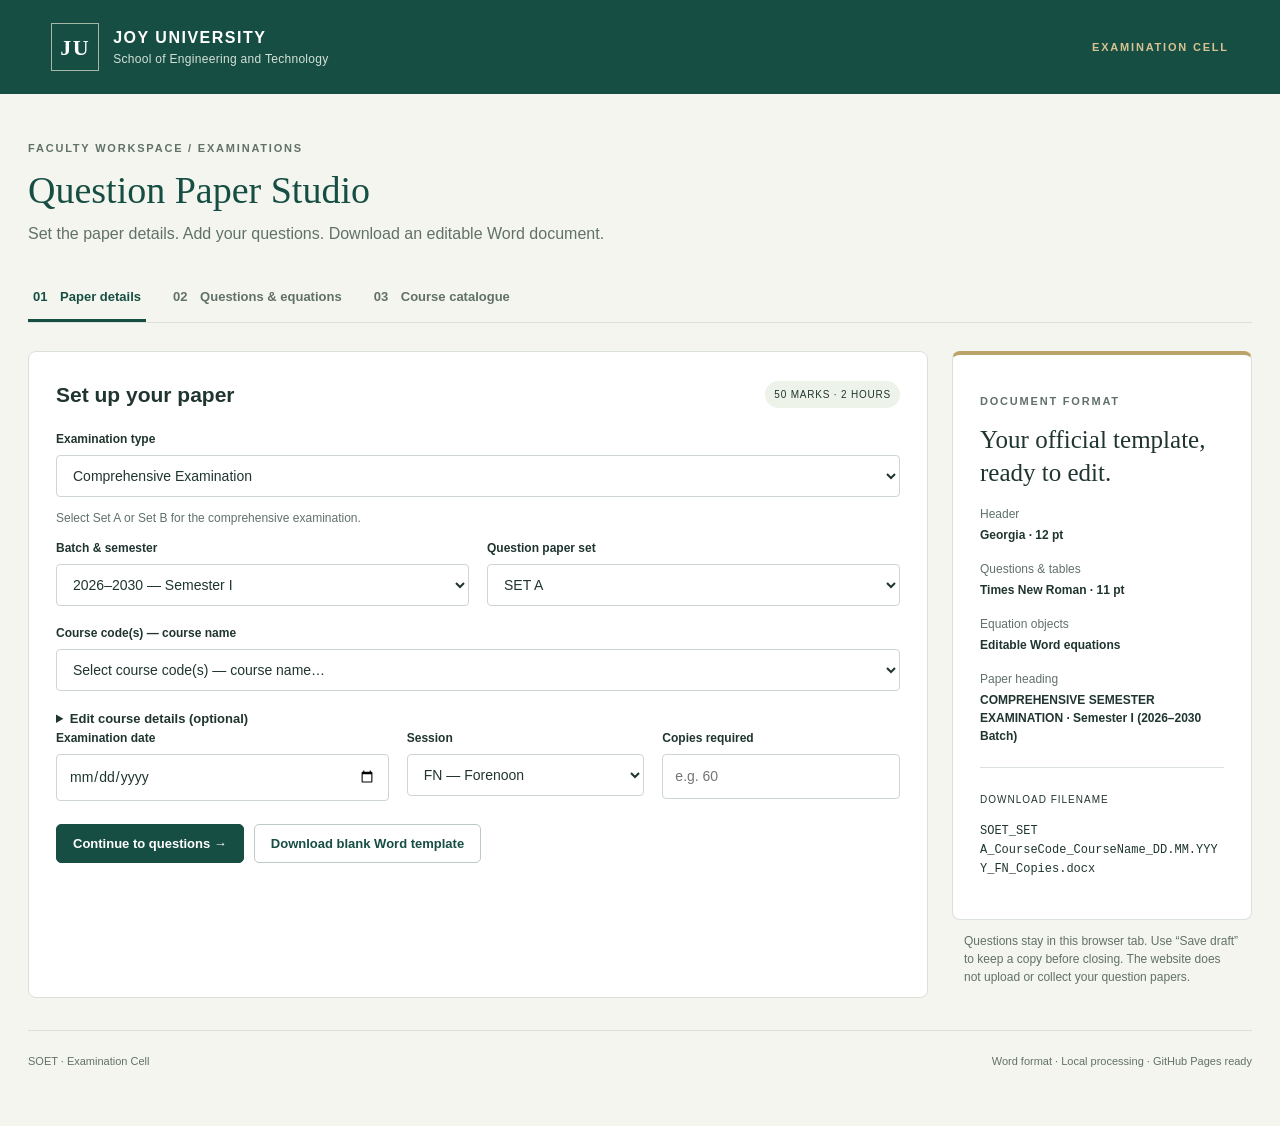
<file: soet-qp/index.html>
<!doctype html><html lang="en"><head><meta charset="utf-8"><meta name="viewport" content="width=device-width,initial-scale=1"><title>SOET · Question Paper Studio</title><link rel="stylesheet" href="style.css"></head><body>
<header><div class="brand"><span class="seal">JU</span><div>JOY UNIVERSITY<small>School of Engineering and Technology</small></div></div><span class="tag">EXAMINATION CELL</span></header>
<main><div class="intro"><p class="eyebrow">FACULTY WORKSPACE / EXAMINATIONS</p><h1>Question Paper Studio</h1><p>Set the paper details. Add your questions. Download an editable Word document.</p></div>
<nav aria-label="Workspace"><button class="active" data-tab="details">01 <span>Paper details</span></button><button data-tab="questions">02 <span>Questions & equations</span></button><button data-tab="catalogue">03 <span>Course catalogue</span></button></nav>
<div id="message" role="status" aria-live="polite"></div>
<section id="details" class="tab"><div class="workspace"><div class="panel"><div class="panel-head"><h2>Set up your paper</h2><span class="badge">50 MARKS · 2 HOURS</span></div>
<label>Examination type<select id="examType"><option value="comprehensive">Comprehensive Examination</option><option value="backlog">Backlog Examination</option></select></label><p id="examHint" class="hint">Select Set A or Set B for the comprehensive examination.</p><div class="grid"><label>Batch & semester<select id="batch"></select></label><label id="setField">Question paper set<select id="set"><option>SET A</option><option>SET B</option></select></label></div>
<label>Course code(s) — course name<select id="course"><option value="">Select course code(s) — course name…</option></select></label>
<details id="courseCorrections"><summary>Edit course details (optional)</summary><div class="grid"><label>Course title<input id="title" placeholder="Enter course title"></label><label>Course code(s)<input id="codes" placeholder="Separate common course codes with /"></label></div><p class="hint">Selected course details fill automatically. Make corrections here only when needed.</p></details>
<div class="grid three"><label>Examination date<input id="date" type="date" required></label><label>Session<select id="session"><option value="FN">FN — Forenoon</option><option value="AN">AN — Afternoon</option></select></label><label>Copies required<input id="copies" type="number" min="1" step="1" placeholder="e.g. 60"></label></div>
<div class="actions"><button class="primary" id="continue">Continue to questions →</button><button id="blank">Download blank Word template</button></div></div>
<aside><div class="panel summary"><p class="eyebrow">DOCUMENT FORMAT</p><h3>Your official template,<br>ready to edit.</h3><dl><dt>Header</dt><dd>Georgia · 12 pt</dd><dt>Questions & tables</dt><dd>Times New Roman · 11 pt</dd><dt>Equation objects</dt><dd>Editable Word equations</dd><dt>Paper heading</dt><dd id="headingSummary"></dd></dl><div class="filename"><small>DOWNLOAD FILENAME</small><p id="filename"></p></div></div><p class="note">Questions stay in this browser tab. Use “Save draft” to keep a copy before closing. The website does not upload or collect your question papers.</p></aside></div></section>
<section id="questions" class="tab" hidden><div class="panel"><div class="panel-head"><div><h2>Write your questions</h2><p class="hint">13 questions · retain the prescribed section choices and marks.</p></div><button id="back">← Paper details</button></div>
<details class="equation-help"><summary>How to enter equations</summary><p>Enclose each equation in <code>$…$</code>. Use braces for grouped powers and subscripts. The preview below each question shows the result.</p><div class="examples"><code>$\frac{M}{I}=\frac{\sigma}{y}=\frac{E}{R}$</code><code>$\delta=\frac{P L^{3}}{3 E I}$</code><code>$v=\sqrt{2 g h}$</code><code>$R_{A}+R_{B}=100$</code></div><p>Supported: fractions, square roots, powers, subscripts, Greek symbols, sin/cos/tan/log/ln, ∫ and ∑ symbols. Matrices, cases and full LaTeX environments are not supported. Complex equations can be added in Word after download. Word may use its maths font for equation symbols.</p></details>
<div id="questionList"></div><div class="actions sticky"><button class="primary" id="download">Download completed Word paper</button><button id="saveDraft">Save draft</button><label class="button" for="loadDraft">Open draft</label><input id="loadDraft" type="file" accept=".json" hidden></div></div></section>
<section id="catalogue" class="tab" hidden><div class="panel"><div class="panel-head"><div><h2>SOET course catalogue</h2><p id="catalogCount" class="hint"></p></div><button id="exportCatalogue">Download catalog.js</button></div><p>Edit courses, codes, dates and batches below. “Apply changes” updates this tab. To make changes available to everyone, download <code>catalog.js</code> and replace that file in the GitHub repository.</p><p class="hint">The 2023–2027 batch displays Semester VI by request. Its courses come from the timetable’s Semester VII section. Course titles and codes otherwise follow the supplied draft timetable; verify corrections before circulation.</p><input id="catalogSearch" type="search" placeholder="Search course title or code…" aria-label="Search catalogue"><div class="catalog-table"><table><thead><tr><th>Source semester</th><th>Course</th><th>Codes</th><th>Date / session</th></tr></thead><tbody id="catalogRows"></tbody></table></div><details><summary>Edit catalogue data</summary><p>JSON format. Course entries with the same name in a semester are combined in the dropdown, with all their unique codes separated by slashes.</p><textarea id="catalogEditor" class="json" spellcheck="false" aria-label="Editable catalogue JSON"></textarea><div class="actions"><button id="applyCatalogue" class="primary">Apply changes</button><label class="button" for="importCatalogue">Import catalogue</label><input type="file" id="importCatalogue" accept=".js,.json" hidden><button id="resetCatalogue">Restore original catalogue</button></div></details></div></section>
<footer>SOET · Examination Cell <span>Word format · Local processing · GitHub Pages ready</span></footer></main>
<script src="vendor/jszip.min.js"></script><script src="template.js"></script><script src="catalog.js"></script><script src="equations.js"></script><script src="app.js"></script></body></html>
</file>
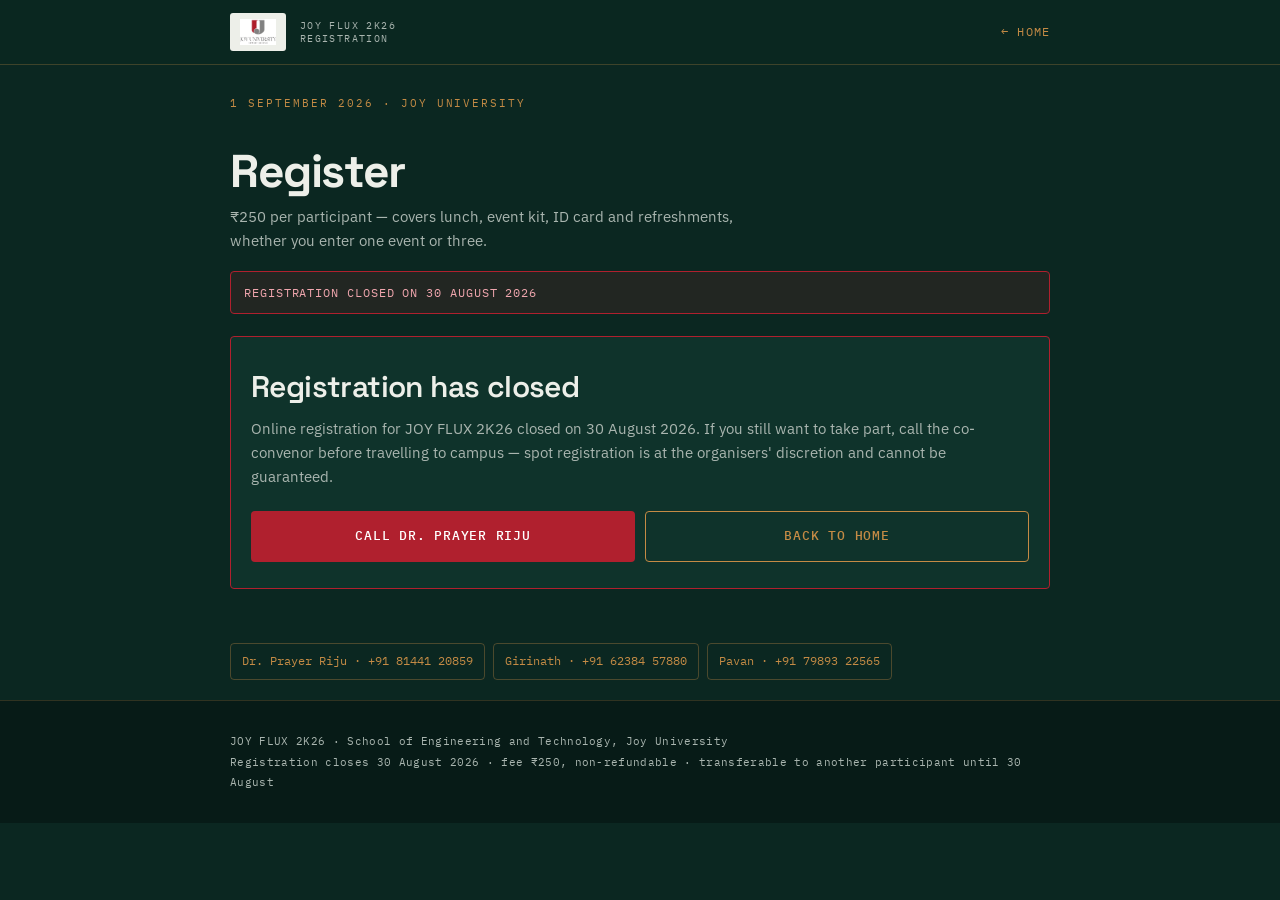
<file: register.html>
<!DOCTYPE html>
<html lang="en">
<head>
<meta charset="UTF-8">
<meta name="viewport" content="width=device-width, initial-scale=1.0">
<title>Register — JOY FLUX 2K26 | Joy University</title>
<meta name="description" content="Register for JOY FLUX 2K26 at Joy University. Rs 250 per participant, up to three events, paid by UPI to the official university account.">
<link rel="preconnect" href="https://fonts.googleapis.com">
<link rel="preconnect" href="https://fonts.gstatic.com" crossorigin>
<link href="https://fonts.googleapis.com/css2?family=Space+Grotesk:wght@400;500;600;700&family=IBM+Plex+Mono:wght@400;500;600&family=IBM+Plex+Sans:wght@400;500;600&display=swap" rel="stylesheet">
<style>
:root{
  --board:#0B2721;--board-2:#0F332B;--board-3:#071B17;
  --copper:#C48B45;--copper-dim:#7A5A32;
  --silk:#EDEFE9;--silk-dim:#A9B5AF;
  --crimson:#B0202E;--crimson-lift:#CE2C3B;
  --paper:#F1F2EC;--ink:#12201C;--ink-dim:#5A6B65;
  --f-display:'Space Grotesk',system-ui,sans-serif;
  --f-body:'IBM Plex Sans',system-ui,sans-serif;
  --f-mono:'IBM Plex Mono',ui-monospace,monospace;
  --pad:clamp(18px,5vw,40px);--maxw:900px;--r:4px;
}
*{box-sizing:border-box;margin:0;padding:0}
html{-webkit-text-size-adjust:100%}
body{background:var(--board);color:var(--silk);font-family:var(--f-body);font-size:16px;line-height:1.6}
img{max-width:100%;display:block}
a{color:inherit;text-decoration:none}
:focus-visible{outline:2px solid var(--copper);outline-offset:3px}
.wrap{width:100%;max-width:var(--maxw);margin:0 auto;padding:0 var(--pad)}

header{position:sticky;top:0;z-index:60;background:rgba(11,39,33,.95);backdrop-filter:blur(10px);
  border-bottom:1px solid rgba(196,139,69,.28)}
.bar{display:flex;align-items:center;gap:14px;height:64px}
.plaque{background:var(--silk);border-radius:3px;padding:6px 10px;display:flex;align-items:center;flex:0 0 auto}
.plaque img{height:26px;width:auto}
.brandtxt{font-family:var(--f-mono);font-size:10px;letter-spacing:.14em;color:var(--silk-dim);line-height:1.35}
.back{margin-left:auto;font-family:var(--f-mono);font-size:11.5px;letter-spacing:.1em;text-transform:uppercase;color:var(--copper)}

.btn{display:inline-flex;align-items:center;justify-content:center;gap:8px;font-family:var(--f-mono);
  font-size:13px;font-weight:500;letter-spacing:.06em;text-transform:uppercase;padding:14px 20px;border-radius:var(--r);
  border:1px solid transparent;cursor:pointer;transition:background .15s ease,transform .15s ease,border-color .15s ease;
  text-align:center}
.btn-primary{background:var(--crimson);color:#fff}
.btn-primary:hover:not(:disabled){background:var(--crimson-lift)}
.btn-primary:disabled{background:#6C4A50;color:#D8CFD1;cursor:not-allowed}
.btn-ghost{border-color:var(--copper);color:var(--copper);background:transparent}
.btn-ghost:hover{background:rgba(196,139,69,.12)}
.btn-block{width:100%}

/* ---- progress rail ---- */
.deadline{margin-top:18px;font-family:var(--f-mono);font-size:11.5px;letter-spacing:.08em;text-transform:uppercase;
  border:1px solid rgba(196,139,69,.4);background:rgba(196,139,69,.1);color:var(--copper);
  padding:11px 13px;border-radius:var(--r);line-height:1.7}
.deadline.shut{border-color:var(--crimson);background:rgba(176,32,46,.14);color:#F0A6AE}
.closed{background:var(--board-2);border:1px solid var(--crimson);border-radius:var(--r);padding:26px 20px;margin-top:22px}
.closed h2{font-family:var(--f-display);font-size:26px;margin-bottom:10px}
.closed p{color:var(--silk-dim);font-size:15px}
.rail{display:flex;gap:0;margin:26px 0 24px;border:1px solid rgba(196,139,69,.28);border-radius:var(--r);overflow:hidden}
.rail div{flex:1;padding:11px 8px;text-align:center;font-family:var(--f-mono);font-size:10px;letter-spacing:.12em;
  text-transform:uppercase;color:var(--silk-dim);background:var(--board-2);border-right:1px solid rgba(196,139,69,.2)}
.rail div:last-child{border-right:none}
.rail div.on{background:var(--copper);color:var(--board);font-weight:600}
.rail div.done{color:var(--copper)}

h1{font-family:var(--f-display);font-size:clamp(30px,7vw,46px);font-weight:700;letter-spacing:-.03em;line-height:1.05;margin-top:34px}
.sub{color:var(--silk-dim);margin-top:10px;font-size:15px;max-width:56ch}
.eyebrow{font-family:var(--f-mono);font-size:11px;letter-spacing:.18em;text-transform:uppercase;color:var(--copper)}

.panel{display:none;padding-bottom:40px}
.panel.on{display:block}
.panel h2{font-family:var(--f-display);font-size:clamp(22px,5vw,30px);font-weight:600;letter-spacing:-.02em;margin-bottom:6px}
.panel .lede{color:var(--silk-dim);font-size:14.5px;margin-bottom:20px}

/* ---- event picker ---- */
.picks{display:grid;grid-template-columns:1fr;gap:10px}
.pick{position:relative;display:flex;gap:12px;align-items:flex-start;background:var(--board-2);
  border:1px solid rgba(196,139,69,.24);border-radius:var(--r);padding:14px 15px;cursor:pointer;transition:border-color .15s ease,background .15s ease}
.pick:hover{border-color:var(--copper)}
.pick.sel{border-color:var(--copper);background:#123A31}
.pick.dis{opacity:.42;cursor:not-allowed}
.pick input{margin-top:4px;width:17px;height:17px;accent-color:var(--copper);flex:0 0 auto}
.pick .nm{font-family:var(--f-display);font-size:16.5px;font-weight:600}
.pick .mt{font-family:var(--f-mono);font-size:11px;color:var(--copper);letter-spacing:.04em;margin-top:3px}
.pick .pz{font-family:var(--f-mono);font-size:11px;color:var(--silk-dim);margin-top:3px}
.pick .dg{position:absolute;top:0;right:0;font-family:var(--f-mono);font-size:10px;font-weight:600;
  color:var(--board);background:var(--copper);padding:3px 7px;border-radius:0 3px 0 4px}

.counter{display:flex;align-items:center;justify-content:space-between;gap:12px;margin:18px 0 10px;
  font-family:var(--f-mono);font-size:12px;color:var(--silk-dim);letter-spacing:.05em}
.counter b{color:var(--copper)}
.warn{font-family:var(--f-mono);font-size:11.5px;line-height:1.7;color:#F0C98A;background:rgba(196,139,69,.12);
  border-left:2px solid var(--copper);padding:10px 12px;margin-bottom:14px;display:none}
.warn.on{display:block}

/* ---- payment ---- */
.paycard{background:var(--paper);color:var(--ink);border-radius:var(--r);padding:22px 18px;text-align:center}
.paycard .amt{font-family:var(--f-display);font-size:clamp(34px,10vw,52px);font-weight:700;letter-spacing:-.03em;line-height:1;color:var(--crimson)}
.paycard .for{font-family:var(--f-mono);font-size:11px;letter-spacing:.14em;text-transform:uppercase;color:var(--ink-dim);margin-top:7px}
.qrframe{background:#fff;border:1px solid rgba(18,32,28,.14);border-radius:var(--r);padding:14px;
  max-width:280px;margin:18px auto 0}
.qrframe img{width:100%;height:auto}
.qrframe .who{font-family:var(--f-display);font-weight:600;font-size:15px;margin-bottom:10px;letter-spacing:-.01em}
.qrframe .vpa{font-family:var(--f-mono);font-size:12px;color:var(--ink);margin-top:10px;word-break:break-all}
.qrframe .bank{font-family:var(--f-mono);font-size:9.5px;letter-spacing:.1em;text-transform:uppercase;color:var(--ink-dim);margin-top:5px}
.copyrow{display:flex;gap:8px;justify-content:center;margin-top:14px;flex-wrap:wrap}
.copyrow button{background:none;border:1px solid rgba(18,32,28,.24);color:var(--ink);font-family:var(--f-mono);
  font-size:11px;letter-spacing:.08em;text-transform:uppercase;padding:9px 13px;border-radius:var(--r);cursor:pointer}
.copyrow button:hover{border-color:var(--crimson);color:var(--crimson)}
.paysum{margin-top:18px;font-family:var(--f-mono);font-size:12px;color:var(--ink-dim);line-height:1.9;text-align:left}
.paysum b{color:var(--ink)}
.note{font-family:var(--f-mono);font-size:11.5px;color:var(--silk-dim);line-height:1.85;margin-top:18px}
.note b{color:var(--silk)}

/* ---- transaction form ---- */
.field{margin-bottom:15px}
.field label{display:block;font-family:var(--f-mono);font-size:10.5px;letter-spacing:.14em;text-transform:uppercase;
  color:var(--copper);margin-bottom:6px}
.field input,.field select,.field textarea{
  width:100%;background:var(--board-2);border:1px solid rgba(196,139,69,.3);border-radius:var(--r);
  color:var(--silk);font-family:var(--f-body);font-size:15.5px;padding:12px 13px}
.field input::placeholder{color:#6E7F79}
.field input:focus,.field select:focus{border-color:var(--copper);outline:none}
.field .hint{font-family:var(--f-mono);font-size:10.5px;color:var(--silk-dim);margin-top:5px;letter-spacing:.03em}
.field.bad input{border-color:var(--crimson-lift)}
.field .err{font-family:var(--f-mono);font-size:10.5px;color:#F08B95;margin-top:5px;display:none}
.field.bad .err{display:block}
.two{display:grid;grid-template-columns:1fr;gap:0}
.chosen{background:var(--board-2);border:1px dashed rgba(196,139,69,.4);border-radius:var(--r);padding:13px 14px;margin-bottom:18px}
.chosen .h{font-family:var(--f-mono);font-size:10px;letter-spacing:.14em;text-transform:uppercase;color:var(--copper)}
.chosen ul{margin:8px 0 0;padding-left:18px;font-size:14px;color:var(--silk-dim)}
.formslot{margin-top:8px;border:1px solid rgba(196,139,69,.3);border-radius:var(--r);overflow:hidden;background:#fff}
.formslot iframe{width:100%;height:1200px;border:none;display:block}

.done{text-align:center;padding:14px 0 0}
.done .tick{width:62px;height:62px;border-radius:50%;border:2px solid var(--copper);margin:0 auto 18px;
  display:flex;align-items:center;justify-content:center;font-size:28px;color:var(--copper)}
.done h2{margin-bottom:10px}
.ticket{background:var(--board-2);border:1px solid rgba(196,139,69,.3);border-radius:var(--r);
  padding:18px;margin-top:20px;text-align:left;font-family:var(--f-mono);font-size:12.5px;line-height:2}
.ticket b{color:var(--copper);letter-spacing:.06em}

.afterpay{margin-top:22px;border-top:1px dashed rgba(196,139,69,.35);padding-top:20px}
.afterpay .h{font-family:var(--f-mono);font-size:10.5px;letter-spacing:.16em;text-transform:uppercase;
  color:var(--copper);margin-bottom:8px}
.navrow{display:flex;gap:10px;margin-top:22px;flex-wrap:wrap}
.navrow .btn{flex:1;min-width:150px}

footer{background:var(--board-3);border-top:1px solid rgba(196,139,69,.22);padding:30px 0;margin-top:20px}
footer p{font-family:var(--f-mono);font-size:11px;color:var(--silk-dim);line-height:1.9;letter-spacing:.03em}
.help{margin-top:14px;display:flex;flex-wrap:wrap;gap:8px}
.help a{font-family:var(--f-mono);font-size:11.5px;border:1px solid rgba(196,139,69,.35);color:var(--copper);
  padding:8px 11px;border-radius:var(--r)}
.help a:hover{background:rgba(196,139,69,.12)}

@media (min-width:640px){
  .picks{grid-template-columns:repeat(2,1fr)}
  .two{grid-template-columns:1fr 1fr;gap:0 14px}
  .paycard{padding:28px}
}
@media (prefers-reduced-motion:reduce){*{animation:none!important;transition:none!important}}
</style>
</head>
<body>

<header>
  <div class="wrap">
    <div class="bar">
      <div class="plaque"><img src="[data-uri]" alt="Joy University"></div>
      <div class="brandtxt">JOY FLUX 2K26<br>REGISTRATION</div>
      <a class="back" href="index.html">← Home</a>
    </div>
  </div>
</header>

<div class="wrap">
  <div class="eyebrow" style="margin-top:30px">1 September 2026 · Joy University</div>
  <h1>Register</h1>
  <p class="sub">₹250 per participant — covers lunch, event kit, ID card and refreshments, whether you enter one event or three.</p>

  <div class="deadline" id="deadline"></div>

  <div class="rail" id="rail">
    <div class="on" data-s="1">01 Details</div>
    <div data-s="2">02 Events</div>
    <div data-s="3">03 Payment</div>
  </div>

  <!-- ============ STEP 1 — YOUR DETAILS ============ -->
  <div class="panel on" id="p1">
    <h2>Your details</h2>
    <p class="lede">These go on your ID card and certificate, so check the spelling before you continue.</p>

    <div class="field">
      <label for="f_name">Full name</label>
      <input id="f_name" type="text" placeholder="As it should appear on your certificate" autocomplete="name">
      <div class="err">Enter your name.</div>
    </div>
    <div class="field">
      <label for="f_college">College</label>
      <input id="f_college" type="text" placeholder="Institution name" autocomplete="organization">
      <div class="err">Enter your college.</div>
    </div>
    <div class="two">
      <div class="field">
        <label for="f_dept">Department</label>
        <input id="f_dept" type="text" placeholder="e.g. ECE">
        <div class="err">Enter your department.</div>
      </div>
      <div class="field">
        <label for="f_year">Year of study</label>
        <select id="f_year">
          <option value="I Year">I Year</option>
          <option value="II Year">II Year</option>
          <option value="III Year" selected>III Year</option>
          <option value="IV Year">IV Year</option>
        </select>
      </div>
    </div>
    <div class="two">
      <div class="field">
        <label for="f_phone">WhatsApp number</label>
        <input id="f_phone" type="tel" inputmode="numeric" placeholder="10 digits — +91 is fine" autocomplete="tel">
        <div class="err">Enter a 10-digit mobile number.</div>
      </div>
      <div class="field">
        <label for="f_email">Email</label>
        <input id="f_email" type="email" placeholder="you@example.com" autocomplete="email">
        <div class="err">Enter a valid email address.</div>
      </div>
    </div>
    <div class="field">
      <label for="f_lunch">Lunch preference</label>
      <select id="f_lunch">
        <option value="Veg">Veg</option>
        <option value="Non-Veg">Non-Veg</option>
      </select>
      <div class="hint">Lunch is included in the ₹250 fee.</div>
    </div>

    <button class="btn btn-primary btn-block" id="to2">Continue to events</button>
  </div>

  <!-- ============ STEP 2 — EVENTS ============ -->
  <div class="panel" id="p2">
    <h2>Choose your events</h2>
    <p class="lede">Select up to three. Timings are shown so you can avoid clashes — the two showcases are open to everyone and don't count towards your three.</p>

    <div class="picks" id="picks"></div>

    <div class="counter"><span>SELECTED <b id="cnt">0</b> OF 3</span><span id="cntmsg"></span></div>
    <div class="warn" id="clash"></div>

    <div class="navrow">
      <button class="btn btn-ghost" id="back1">← Details</button>
      <button class="btn btn-primary" id="to3" disabled>Continue to payment</button>
    </div>
  </div>

  <!-- ============ STEP 3 — PAYMENT + TRANSACTION ============ -->
  <div class="panel" id="p3">
    <h2>Pay ₹250</h2>
    <p class="lede">The QR already carries the amount — you won't have to type ₹250 yourself. Payment goes to the official Joy University account at Indian Bank.</p>

    <div class="chosen">
      <div class="h">Registering</div>
      <div id="whosum" style="font-size:14.5px;margin-top:6px"></div>
      <ul id="chosenlist"></ul>
    </div>

    <div class="paycard">
      <div class="amt">₹250</div>
      <div class="for">One participant · all-inclusive</div>

      <div class="qrframe">
        <div class="who">JOY UNIVERSITY</div>
        <img id="qrimg" src="[data-uri]" alt="UPI QR code that pays ₹250 to joyuniversity@indianbk">
        <div class="vpa" id="vpatext">joyuniversity@indianbk</div>
        <div class="bank">Indian Bank · BHIM UPI</div>
      </div>

      <div class="copyrow">
        <button type="button" id="copyvpa">Copy UPI ID</button>
        <button type="button" id="saveqr">Save QR</button>
      </div>

      <a class="btn btn-primary btn-block" style="margin-top:16px" id="upibtn" href="#">Pay ₹250 on this phone</a>

      <div class="paysum">
        <b>Amount:</b> ₹250 · <b>Reference:</b> Symposium Registration<br>
        <b>Works with</b> GPay, PhonePe, Paytm, BHIM, Amazon Pay and any bank UPI app.
      </div>
    </div>

    <div class="afterpay">
      <div class="h">After you pay</div>
      <p class="lede" style="margin-bottom:16px">Take a screenshot, then enter the 12-digit transaction number so the registration committee can match your payment.</p>

      <div class="field">
        <label for="f_utr">UPI transaction ID (UTR)</label>
        <input id="f_utr" type="text" inputmode="numeric" placeholder="12-digit number from your payment app">
        <div class="hint">GPay: tap the payment → Transaction ID. PhonePe: payment → UTR. Paytm: order details → UPI reference.</div>
        <div class="err">A UTR is 12 digits.</div>
      </div>

      <button class="btn btn-primary btn-block" id="submitb">Submit registration</button>
      <div class="note">Keep the payment screenshot on your phone — you may be asked for it at the registration desk.</div>
    </div>

    <div class="navrow">
      <button class="btn btn-ghost" id="back2">← Events</button>
    </div>
  </div>

  <!-- ============ DONE ============ -->
  <div class="panel" id="p4">
    <div class="done">
      <div class="tick">✓</div>
      <h2 id="donetitle">Registration received</h2>
      <p class="lede" id="donetext">Your details have been recorded. Save the reference number below — bring it and your payment screenshot to the registration desk on 1 September.</p>

      <div class="ticket" id="ticket"></div>

      <div id="fallback" style="display:none;margin-top:16px">
        <a class="btn btn-primary btn-block" id="wa2" href="#" target="_blank" rel="noopener">Open the form and press Submit</a>
      </div>

      <p class="note" style="margin-top:18px">
        Not sure it went through?
        <a id="redo" href="#" target="_blank" rel="noopener"
           style="color:var(--copper);text-decoration:underline">Open the form with your answers filled in</a>
        and press Submit. Submitting twice is not a problem — we remove duplicates.
      </p>

      <div class="navrow">
        <a class="btn btn-ghost" href="index.html">Back to home</a>
      </div>
    </div>
  </div>

  <!-- ============ CLOSED ============ -->
  <div class="panel" id="p0">
    <div class="closed">
      <h2>Registration has closed</h2>
      <p>Online registration for JOY FLUX 2K26 closed on 30 August 2026. If you still want to take part, call the co-convenor before travelling to campus — spot registration is at the organisers' discretion and cannot be guaranteed.</p>
      <div class="navrow">
        <a class="btn btn-primary" href="tel:+918144120859">Call Dr. Prayer Riju</a>
        <a class="btn btn-ghost" href="index.html">Back to home</a>
      </div>
    </div>
  </div>

  <div class="help">
    <a href="tel:+918144120859">Dr. Prayer Riju · +91 81441 20859</a>
    <a href="tel:+916238457880">Girinath · +91 62384 57880</a>
    <a href="tel:+917989322565">Pavan · +91 79893 22565</a>
  </div>
</div>

<footer>
  <div class="wrap">
    <p>JOY FLUX 2K26 · School of Engineering and Technology, Joy University<br>
    Registration closes 30 August 2026 · fee ₹250, non-refundable · transferable to another participant until 30 August</p>
  </div>
</footer>

<script>
/* ============================================================
   CONFIG — edit these lines and nothing else
   ============================================================ */
const CONFIG = {
  vpa:        "joyuniversity@indianbk",
  payeeName:  "Joy University",
  amount:     "250.00",
  note:       "Symposium Registration",
  // ---- Google Form (responses land in its linked sheet) ----
  formID:     "1FAIpQLSdMh8eqfFVRJMqmdR3Y7O2jm30uwN8PWCxw1EGyK24zaOWdPg",
  field: {
    name:    "entry.211570928",
    college: "entry.2103152628",
    dept:    "entry.2091364838",
    year:    "entry.232364030",
    phone:   "entry.2125950854",
    email:   "entry.1331547303",
    lunch:   "entry.2144280633",
    events:  "entry.1237585795",   // checkbox — sent once per selected event
    utr:     "entry.802260828"
  },
  whatsapp:   "918144120859",   // fallback only, used if the sheet is unreachable
  deadline:   "2026-08-30T23:59:59+05:30"
};

const EVENTS=[
 {id:"E1",n:"Circuit Crackers",t:"10:00 AM – 1:00 PM",s:600,e:780,p:"₹3,000 / ₹2,000 / ₹1,000"},
 {id:"E2",n:"Project Expo",t:"10:00 AM – 1:00 PM",s:600,e:780,p:"₹5,000 / ₹3,000 / ₹2,000"},
 {id:"E3",n:"Paper Presentation",t:"10:00 AM – 1:00 PM",s:600,e:780,p:"₹3,000 / ₹2,000 / ₹1,000 + Best Paper ₹3,000"},
 {id:"E4",n:"Technical Quiz",t:"2:00 – 3:00 PM",s:840,e:900,p:"₹1,500 / ₹1,000 / ₹500"},
 {id:"E5",n:"Poster Presentation",t:"10:00 AM – 1:00 PM",s:600,e:780,p:"₹1,500 / ₹1,000 / ₹500"},
 {id:"E6",n:"Fashion Styling",t:"10:00 – 11:30 AM",s:600,e:690,p:"₹1,500 / ₹1,000 / ₹500"}
];

const val = id => document.getElementById(id).value.trim();

/* accepts 9876543210 · +91 98765 43210 · 091-9876543210 → 9876543210 */
function phone10(){
  let d = val('f_phone').replace(/\D/g,'');
  if(d.length===12 && d.startsWith('91')) d = d.slice(2);
  if(d.length===11 && d.startsWith('0'))  d = d.slice(1);
  return d;
}
function bad(id,cond){
  const f=document.getElementById(id).closest('.field');
  f.classList.toggle('bad',cond); return cond;
}

/* ---------- steps ---------- */
function go(n){
  document.querySelectorAll('.panel').forEach(p=>p.classList.remove('on'));
  document.getElementById('p'+n).classList.add('on');
  document.querySelectorAll('#rail div').forEach(d=>{
    const s=+d.dataset.s;
    d.classList.toggle('on',s===Math.min(n,3));
    d.classList.toggle('done',s<n);
  });
  window.scrollTo({top:0,behavior:'smooth'});
}

/* ---------- step 1 ---------- */
document.getElementById('to2').addEventListener('click',()=>{
  let err=false;
  err = bad('f_name', val('f_name').length<2) || err;
  err = bad('f_college', val('f_college').length<2) || err;
  err = bad('f_dept', val('f_dept').length<2) || err;
  err = bad('f_phone', !/^[6-9]\d{9}$/.test(phone10())) || err;
  err = bad('f_email', !/^\S+@\S+\.\S+$/.test(val('f_email'))) || err;
  if(err){document.querySelector('.field.bad').scrollIntoView({block:'center'});return;}
  go(2);
});

/* ---------- step 2: picker ---------- */
const picks=document.getElementById('picks');
const chosen=new Set();

EVENTS.forEach(ev=>{
  const l=document.createElement('label');
  l.className='pick'; l.dataset.id=ev.id;
  l.innerHTML=`<span class="dg">${ev.id}</span>
    <input type="checkbox" value="${ev.id}" aria-label="${ev.n}">
    <span><span class="nm">${ev.n}</span>
      <span class="mt" style="display:block">${ev.t}</span>
      <span class="pz" style="display:block">${ev.p}</span></span>`;
  picks.appendChild(l);
  l.querySelector('input').addEventListener('change',e=>{
    if(e.target.checked){
      if(chosen.size>=3){e.target.checked=false;return;}
      chosen.add(ev.id);
    } else chosen.delete(ev.id);
    refresh();
  });
});

function refresh(){
  document.getElementById('cnt').textContent=chosen.size;
  document.getElementById('to3').disabled=chosen.size===0;
  document.getElementById('cntmsg').textContent = chosen.size>=3 ? 'LIMIT REACHED' : '';
  document.querySelectorAll('.pick').forEach(p=>{
    const on=chosen.has(p.dataset.id);
    p.classList.toggle('sel',on);
    const full=chosen.size>=3 && !on;
    p.classList.toggle('dis',full);
    p.querySelector('input').disabled=full;
  });
  const sel=EVENTS.filter(e=>chosen.has(e.id));
  const pairs=[];
  for(let i=0;i<sel.length;i++)for(let j=i+1;j<sel.length;j++)
    if(sel[i].s<sel[j].e && sel[j].s<sel[i].e) pairs.push(sel[i].n+' + '+sel[j].n);
  const w=document.getElementById('clash');
  if(pairs.length){
    w.classList.add('on');
    w.innerHTML='TIMINGS OVERLAP — '+pairs.join(' · ')+
      '<br>You may still register, but tell the event in-charge in advance so your slot can be adjusted.';
  } else w.classList.remove('on');
}
const names=()=>EVENTS.filter(e=>chosen.has(e.id)).map(e=>e.n);

document.getElementById('back1').addEventListener('click',()=>go(1));
document.getElementById('back2').addEventListener('click',()=>go(2));
document.getElementById('to3').addEventListener('click',()=>{
  document.getElementById('whosum').textContent =
    val('f_name')+' · '+val('f_dept')+', '+val('f_year')+' · '+val('f_college');
  document.getElementById('chosenlist').innerHTML=names().map(n=>`<li>${n}</li>`).join('');
  go(3);
});

/* ---------- step 3: UPI ---------- */
const upi=`upi://pay?pa=${CONFIG.vpa}&pn=${encodeURIComponent(CONFIG.payeeName)}&am=${CONFIG.amount}&cu=INR&tn=${encodeURIComponent(CONFIG.note)}`;
document.getElementById('upibtn').href=upi;
document.getElementById('vpatext').textContent=CONFIG.vpa;

document.getElementById('copyvpa').addEventListener('click',function(){
  navigator.clipboard.writeText(CONFIG.vpa).then(()=>{
    this.textContent='Copied';setTimeout(()=>this.textContent='Copy UPI ID',1800);
  }).catch(()=>this.textContent='Copy failed');
});
document.getElementById('saveqr').addEventListener('click',()=>{
  const a=document.createElement('a');
  a.href=document.getElementById('qrimg').src; a.download='joy-nexus-2k26-upi-250.png'; a.click();
});

/* ---------- send the registration to the Google Form ----------
   A hidden iframe is used because Google Forms does not allow a page to read
   its reply. The iframe's load event tells us the request completed.        */
function formAction(){
  return 'https://docs.google.com/forms/d/e/'+CONFIG.formID+'/formResponse';
}

function sendToForm(row){
  return new Promise((resolve,reject)=>{
    const F = CONFIG.field;
    const frameName = 'jf26frame';

    let frame = document.getElementById(frameName);
    if(!frame){
      frame = document.createElement('iframe');
      frame.id = frame.name = frameName;
      frame.style.display = 'none';
      document.body.appendChild(frame);
    }

    const form = document.createElement('form');
    form.action = formAction();
    form.method = 'POST';
    form.target = frameName;
    form.style.display = 'none';

    const add = (n,v)=>{
      const i=document.createElement('input');
      i.type='hidden'; i.name=n; i.value=v; form.appendChild(i);
    };
    add(F.name,row.name); add(F.college,row.college); add(F.dept,row.dept);
    add(F.year,row.year); add(F.phone,row.phone);     add(F.email,row.email);
    add(F.lunch,row.lunch); add(F.utr,row.utr);
    row.eventList.forEach(ev => add(F.events, ev));   // one input per event

    const timer=setTimeout(()=>{ cleanup(); reject(new Error('Google did not respond in 20 seconds.')); },20000);
    function cleanup(){ clearTimeout(timer); frame.onload=null; form.remove(); }

    frame.onload = ()=>{ cleanup(); resolve(true); };
    document.body.appendChild(form);
    form.submit();
  });
}

/* Opens the form with every answer pre-filled — used as the backup route. */
function prefillURL(row){
  const F=CONFIG.field;
  const q=new URLSearchParams();
  q.set('usp','pp_url');
  q.set(F.name,row.name);   q.set(F.college,row.college); q.set(F.dept,row.dept);
  q.set(F.year,row.year);   q.set(F.phone,row.phone);     q.set(F.email,row.email);
  q.set(F.lunch,row.lunch); q.set(F.utr,row.utr);
  row.eventList.forEach(ev=>q.append(F.events,ev));
  return 'https://docs.google.com/forms/d/e/'+CONFIG.formID+'/viewform?'+q.toString();
}

/* ---------- submit ---------- */
document.getElementById('submitb').addEventListener('click',async ()=>{
  if(bad('f_utr', !/^\d{12}$/.test(val('f_utr').replace(/\D/g,'')))){
    document.getElementById('f_utr').scrollIntoView({block:'center'});return;
  }

  const ref='JF26-'+Math.random().toString(36).slice(2,6).toUpperCase();
  const row={
    ref:      ref,
    name:     val('f_name'),
    college:  val('f_college'),
    dept:     val('f_dept'),
    year:     val('f_year'),
    phone:    phone10(),
    email:    val('f_email'),
    eventList: names(),
    amount:   '250.00',
    utr:      val('f_utr'),
    lunch:    val('f_lunch')
  };

  const btn=document.getElementById('submitb');
  btn.disabled=true; btn.textContent='Submitting…';

  let ok=false, why='';
  try{
    await sendToForm(row);
    ok=true;
  }catch(err){
    why=err.message;
  }

  btn.disabled=false; btn.textContent='Submit registration';

  document.getElementById('redo').href = prefillURL(row);

  if(ok){
    document.getElementById('ticket').innerHTML=
      `<b>REFERENCE</b> ${ref}<br><b>NAME</b> ${row.name}<br><b>EVENTS</b> ${row.eventList.join(', ')}<br><b>UTR</b> ${row.utr}<br><b>AMOUNT</b> ₹250`;
    document.getElementById('fallback').style.display='none';
    go(4);
  }else{
    // sheet not reachable — offer WhatsApp so the registration is never lost
    document.getElementById('wa2').href=prefillURL(row);
    document.getElementById('wa2').textContent='Open the form and press Submit';
    document.getElementById('ticket').innerHTML=
      `<b>REFERENCE</b> ${ref}<br><b>NAME</b> ${row.name}<br><b>EVENTS</b> ${row.eventList.join(', ')}<br><b>UTR</b> ${row.utr}<br><b>AMOUNT</b> ₹250`;
    document.getElementById('fallback').style.display='block';
    document.getElementById('donetitle').textContent='Almost there';
    document.getElementById('donetext').textContent=
      'Your registration was not submitted automatically ('+why+') Use the button below — the form opens with your answers already filled in, and you only need to press Submit.';
    go(4);
  }
});

/* ---------- deadline ---------- */
(function(){
  const end=new Date(CONFIG.deadline).getTime();
  const left=Math.ceil((end-Date.now())/86400000);
  const box=document.getElementById('deadline');
  if(left>0){
    box.textContent='Registration closes 30 August 2026 · '+left+(left===1?' day left':' days left');
  }else{
    box.className='deadline shut';
    box.textContent='Registration closed on 30 August 2026';
    document.getElementById('rail').style.display='none';
    document.querySelectorAll('.panel').forEach(p=>p.classList.remove('on'));
    document.getElementById('p0').classList.add('on');
  }
})();

refresh();
</script>
</body>
</html>
</file>
<file: soet-qp/style.css>
:root{--ink:#203530;--green:#174e43;--muted:#61716a;--line:#dae1db;--gold:#bca36a;--paper:#fff;--bg:#f4f5ef}*{box-sizing:border-box}body{margin:0;background:var(--bg);font-family:Arial,Helvetica,sans-serif;color:var(--ink);line-height:1.5}header{background:var(--green);color:white;padding:23px max(4vw,24px);display:flex;justify-content:space-between;align-items:center}.brand{display:flex;align-items:center;gap:14px;font-weight:bold;letter-spacing:1.5px}.brand small{display:block;font-size:12px;font-weight:normal;letter-spacing:.3px;color:#d4e2d8}.seal{border:1px solid #a5b7a7;width:48px;height:48px;display:grid;place-items:center;font-family:Georgia;font-size:22px}.tag,.eyebrow{font-size:11px;letter-spacing:1.8px;font-weight:700}.tag{color:#d6c391}main{max-width:1280px;margin:auto;padding:35px 28px}.intro h1{font:38px Georgia,serif;margin:8px 0;color:var(--green)}.intro>p:last-child{color:var(--muted);margin:10px 0 28px}.eyebrow{color:var(--muted)}nav{display:flex;border-bottom:1px solid var(--line);gap:22px;margin-bottom:28px}nav button{border:0;border-bottom:3px solid transparent;border-radius:0;background:none;padding:15px 5px;color:var(--muted)}nav button span{margin-left:9px}nav button.active{color:var(--green);border-color:var(--green)}button,.button{cursor:pointer;border:1px solid #bdc9c1;background:#fff;color:var(--green);border-radius:5px;padding:11px 16px;font-size:13px;font-weight:600;display:inline-block}button:hover,.button:hover{background:#ecf2ed}button:focus-visible,input:focus-visible,select:focus-visible,textarea:focus-visible,summary:focus-visible{outline:3px solid #bca36a;outline-offset:2px}.primary{background:var(--green);color:white;border-color:var(--green)}.primary:hover{background:#226655}.workspace{display:grid;grid-template-columns:minmax(0,1fr) 300px;gap:24px}.panel{background:var(--paper);border:1px solid var(--line);border-radius:8px;padding:27px}.panel-head{display:flex;align-items:center;justify-content:space-between;gap:16px;margin-bottom:20px}h2{font-size:21px;margin:0}h3{font:25px/1.3 Georgia;margin:15px 0}.badge{font-size:10px;letter-spacing:.8px;background:#eef3e9;padding:6px 9px;border-radius:20px;white-space:nowrap}.grid{display:grid;grid-template-columns:1fr 1fr;gap:18px;margin-bottom:18px}.grid.three{grid-template-columns:1.4fr 1fr 1fr}label{display:block;font-size:12px;font-weight:600}input,select,textarea{width:100%;padding:11px 12px;border:1px solid #cdd7cf;border-radius:4px;background:white;font:14px/1.5 Arial;color:var(--ink);margin-top:7px}textarea{resize:vertical;min-height:110px}fieldset{border:0;padding:0;margin:20px 0}legend{font-size:12px;font-weight:bold}legend small{display:block;font-size:11px;font-weight:normal;color:var(--muted)}.programs{max-height:210px;overflow:auto;border:1px solid var(--line);border-top:0;padding:8px 12px}.program{display:flex;align-items:flex-start;gap:9px;padding:7px 0;font-size:12px;font-weight:400}.program input{width:auto;margin:3px 0;accent-color:var(--green)}#course{margin-bottom:18px}.hint,.note{font-size:12px;color:var(--muted)}.note{padding:0 12px}.actions{display:flex;flex-wrap:wrap;gap:10px;margin-top:23px;align-items:center}dl{font-size:12px}dt{color:var(--muted);margin-top:16px}dd{margin:3px 0 0;font-weight:bold}.filename{border-top:1px solid var(--line);margin-top:22px;padding-top:18px}.filename small{font-size:10px;letter-spacing:1px}.filename p{font:12px/1.6 monospace;overflow-wrap:anywhere}.summary{border-top:4px solid var(--gold)}footer{border-top:1px solid var(--line);padding:22px 0;font-size:11px;color:var(--muted);margin-top:32px;display:flex;justify-content:space-between}.equation-help{background:#f6f8f4;padding:15px 18px;border:1px solid var(--line);border-radius:5px;font-size:13px}.examples{display:grid;gap:8px}code{font-family:monospace;background:#eef1eb;padding:2px 4px}summary{cursor:pointer;font-size:13px;font-weight:bold}.section-title{padding:20px 0 10px;border-bottom:2px solid var(--green);margin-top:15px;display:flex;justify-content:space-between;gap:15px}.section-title small{font-weight:normal;color:var(--muted)}.question{padding:20px 0;border-bottom:1px solid var(--line);display:grid;grid-template-columns:minmax(0,1fr) 175px;gap:20px}.question-head{display:flex;justify-content:space-between;font-size:13px;font-weight:bold}.maps{display:flex;gap:8px;align-items:start;padding-top:23px}.maps label{flex:1;min-width:0}.maps input{padding:8px;min-width:0}.preview{background:#fafbf8;padding:12px;border-left:2px solid #c3d2bf;font:15px/1.6 'Times New Roman',serif;margin-top:8px;overflow-wrap:anywhere;min-height:42px}.preview.error{color:#a53222;background:#fff4f0}.preview math{font-size:18px}.sticky{position:sticky;bottom:0;background:#fffef8;padding:15px;border:1px solid var(--line);box-shadow:0 -4px 18px #20353008}.catalog-table{overflow:auto;max-height:440px;margin:15px 0 24px}table{border-collapse:collapse;width:100%;font-size:12px}th,td{text-align:left;padding:11px;border-bottom:1px solid var(--line);vertical-align:top}th{position:sticky;top:0;background:#e9f0e9}td:nth-child(3){font-family:monospace}.json{min-height:360px;font:12px/1.6 monospace}.status{padding:12px 16px;background:#e8f1e6;border:1px solid #b8cbb7;margin-bottom:20px;border-radius:5px;font-size:13px}.status.error{background:#fff1eb;border-color:#e8b4a4;color:#8c3527}[hidden]{display:none!important}@media(max-width:900px){.workspace{grid-template-columns:1fr}.summary h3 br{display:none}.summary dl{display:grid;grid-template-columns:1fr 1fr}.summary dd{margin-top:16px}.tag{display:none}}@media(max-width:600px){main{padding:24px 14px}.intro h1{font-size:30px}.panel{padding:18px}.grid,.grid.three{grid-template-columns:1fr;gap:12px}.question{grid-template-columns:1fr;gap:0}.maps{padding-top:8px;max-width:240px}nav{gap:10px}nav button{font-size:11px;padding:10px 0}nav button span{margin-left:3px}.panel-head{align-items:flex-start;flex-direction:column}footer{display:block}footer span{display:block;margin-top:5px}.brand{font-size:13px}.section-title{flex-direction:column;gap:0}}
</file>
